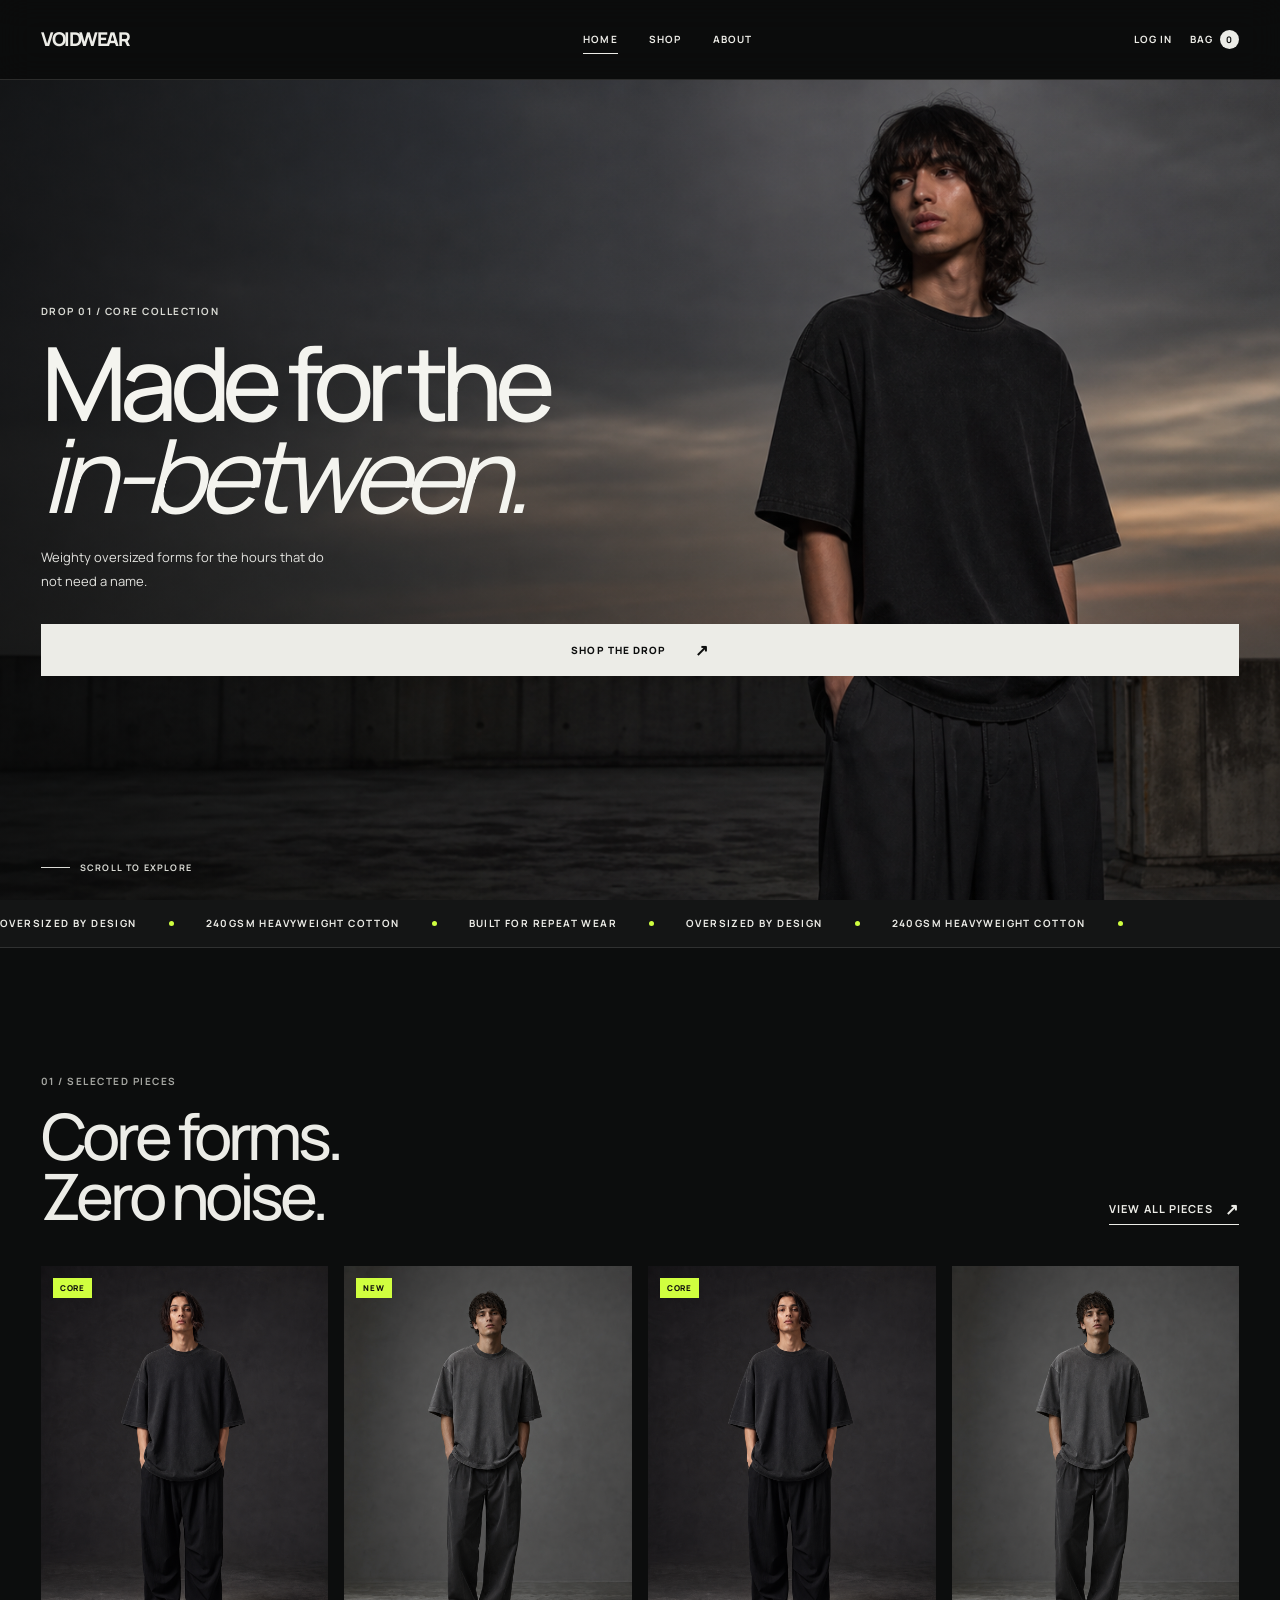
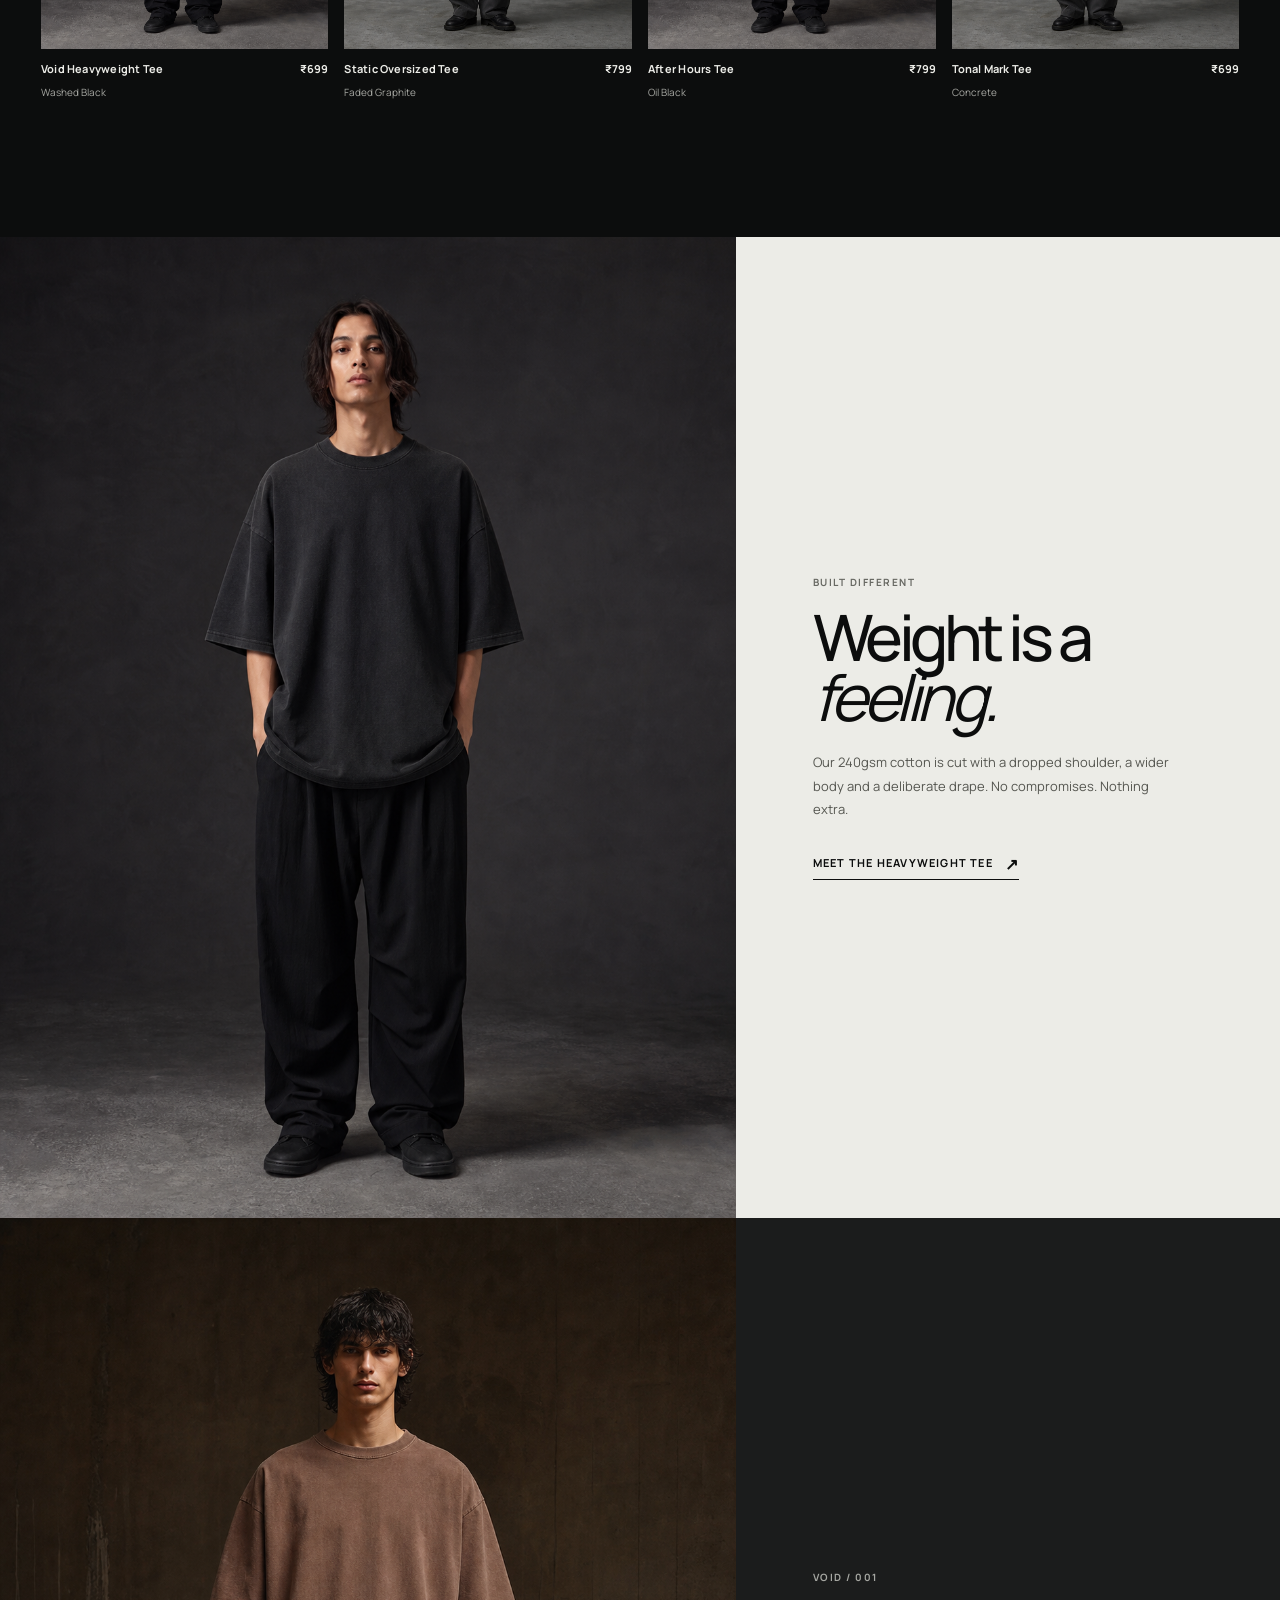
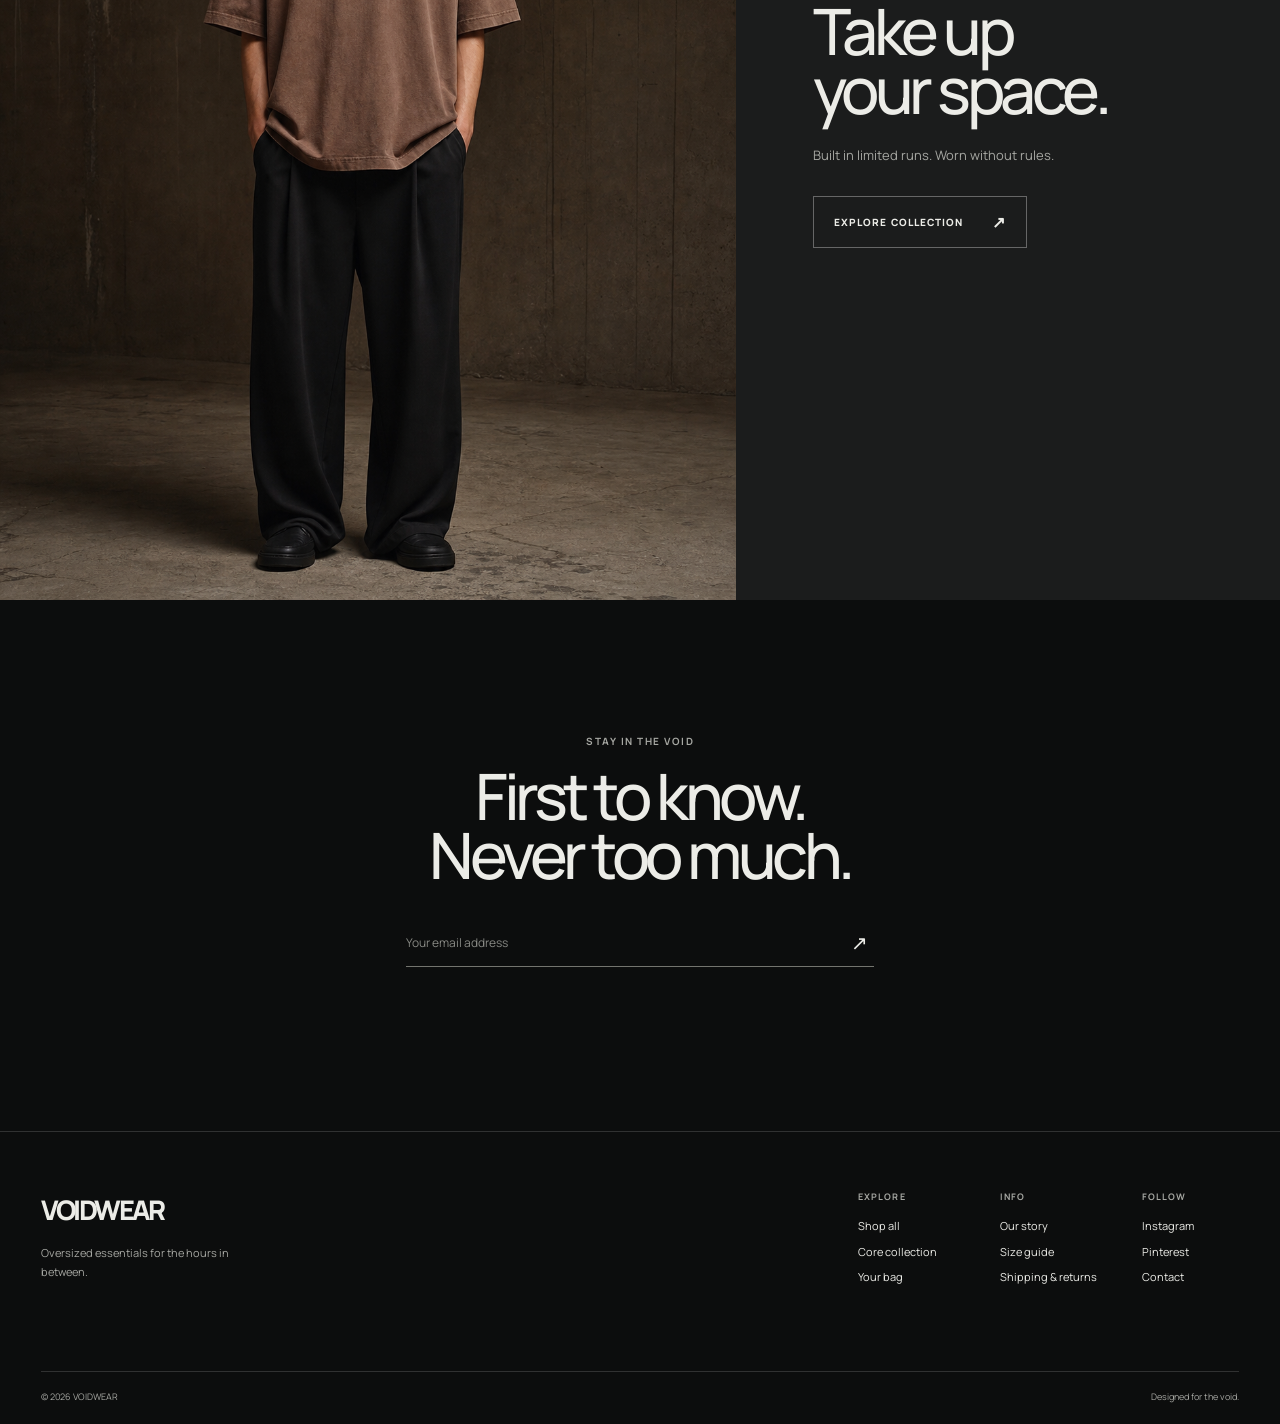
<file: index.html>
<!doctype html>
<html lang="en">
<head>
  <meta charset="UTF-8" />
  <meta name="viewport" content="width=device-width, initial-scale=1.0" />
  <meta name="description" content="VOIDWEAR — considered oversized essentials made for the in-between." />
  <title>VOIDWEAR — Oversized essentials</title>
  <link rel="preconnect" href="https://fonts.googleapis.com" />
  <link rel="preconnect" href="https://fonts.gstatic.com" crossorigin />
  <link href="https://fonts.googleapis.com/css2?family=Manrope:wght@400;500;600;700;800&display=swap" rel="stylesheet" />
  <link rel="stylesheet" href="styles.css" />
</head>
<body data-page="home">
  <div id="site-header"></div>
  <main>
    <section class="hero">
      <img src="images/hero.png" alt="Model in an oversized black VOIDWEAR t-shirt" class="hero__image" />
      <div class="hero__overlay"></div>
      <div class="hero__content container">
        <p class="eyebrow hero__eyebrow">Drop 01 / Core collection</p>
        <h1>Made for the<br><em>in-between.</em></h1>
        <p class="hero__copy">Weighty oversized forms for the hours that do not need a name.</p>
        <a href="shop.html" class="button button--light">Shop the drop <span aria-hidden="true">↗</span></a>
      </div>
      <a class="hero__scroll" href="#featured" aria-label="Scroll to featured collection"><span></span> Scroll to explore</a>
    </section>

    <section class="marquee" aria-label="Brand principles">
      <div class="marquee__track"><span>Oversized by design</span><i></i><span>240gsm heavyweight cotton</span><i></i><span>Built for repeat wear</span><i></i><span>Oversized by design</span><i></i><span>240gsm heavyweight cotton</span><i></i></div>
    </section>

    <section class="collection-section container" id="featured">
      <div class="section-head">
        <div><p class="eyebrow">01 / Selected pieces</p><h2>Core forms.<br>Zero noise.</h2></div>
        <a class="text-link" href="shop.html">View all pieces <span>↗</span></a>
      </div>
      <div class="product-grid product-grid--featured" id="featured-products"></div>
    </section>

    <section class="statement container">
      <div class="statement__figure"><img src="images/tee5.png" alt="Washed black oversized t-shirt" loading="lazy" /></div>
      <div class="statement__copy">
        <p class="eyebrow">Built different</p>
        <h2>Weight is a<br><em>feeling.</em></h2>
        <p>Our 240gsm cotton is cut with a dropped shoulder, a wider body and a deliberate drape. No compromises. Nothing extra.</p>
        <a href="product.html?id=5" class="text-link">Meet the Heavyweight Tee <span>↗</span></a>
      </div>
    </section>

    <section class="editorial">
      <div class="editorial__image"><img src="images/tee7.png" alt="Editorial oversized t-shirt look" loading="lazy" /></div>
      <div class="editorial__panel"><p class="eyebrow">VOID / 001</p><h2>Take up<br>your space.</h2><p>Built in limited runs. Worn without rules.</p><a class="button button--outline" href="shop.html">Explore collection <span>↗</span></a></div>
    </section>

    <section class="newsletter container">
      <p class="eyebrow">Stay in the void</p>
      <h2>First to know.<br>Never too much.</h2>
      <form class="newsletter__form" data-newsletter>
        <label class="sr-only" for="newsletter-email">Email address</label>
        <input id="newsletter-email" type="email" placeholder="Your email address" required />
        <button type="submit" aria-label="Subscribe to newsletter">↗</button>
      </form>
      <p class="newsletter__status" aria-live="polite"></p>
    </section>
  </main>
  <div id="site-footer"></div>
  <script src="app.js"></script>
</body>
</html>
</file>
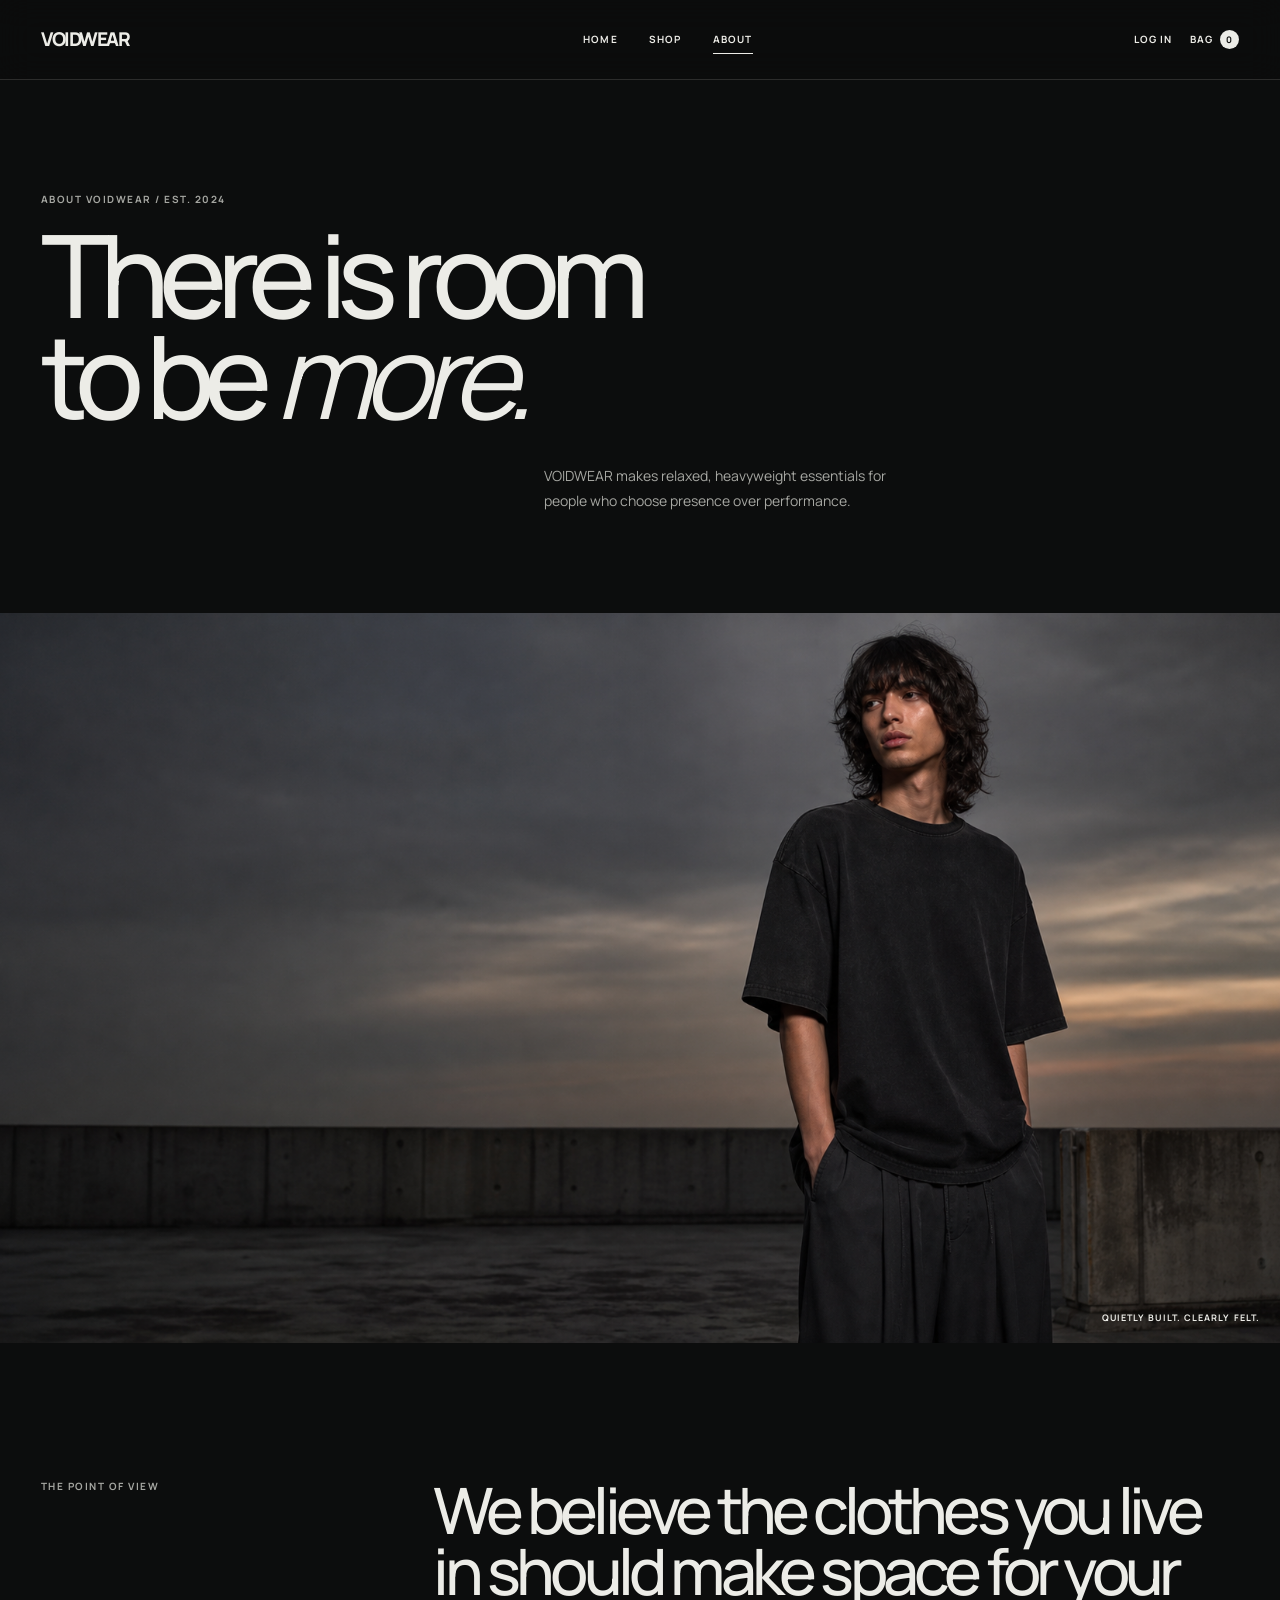
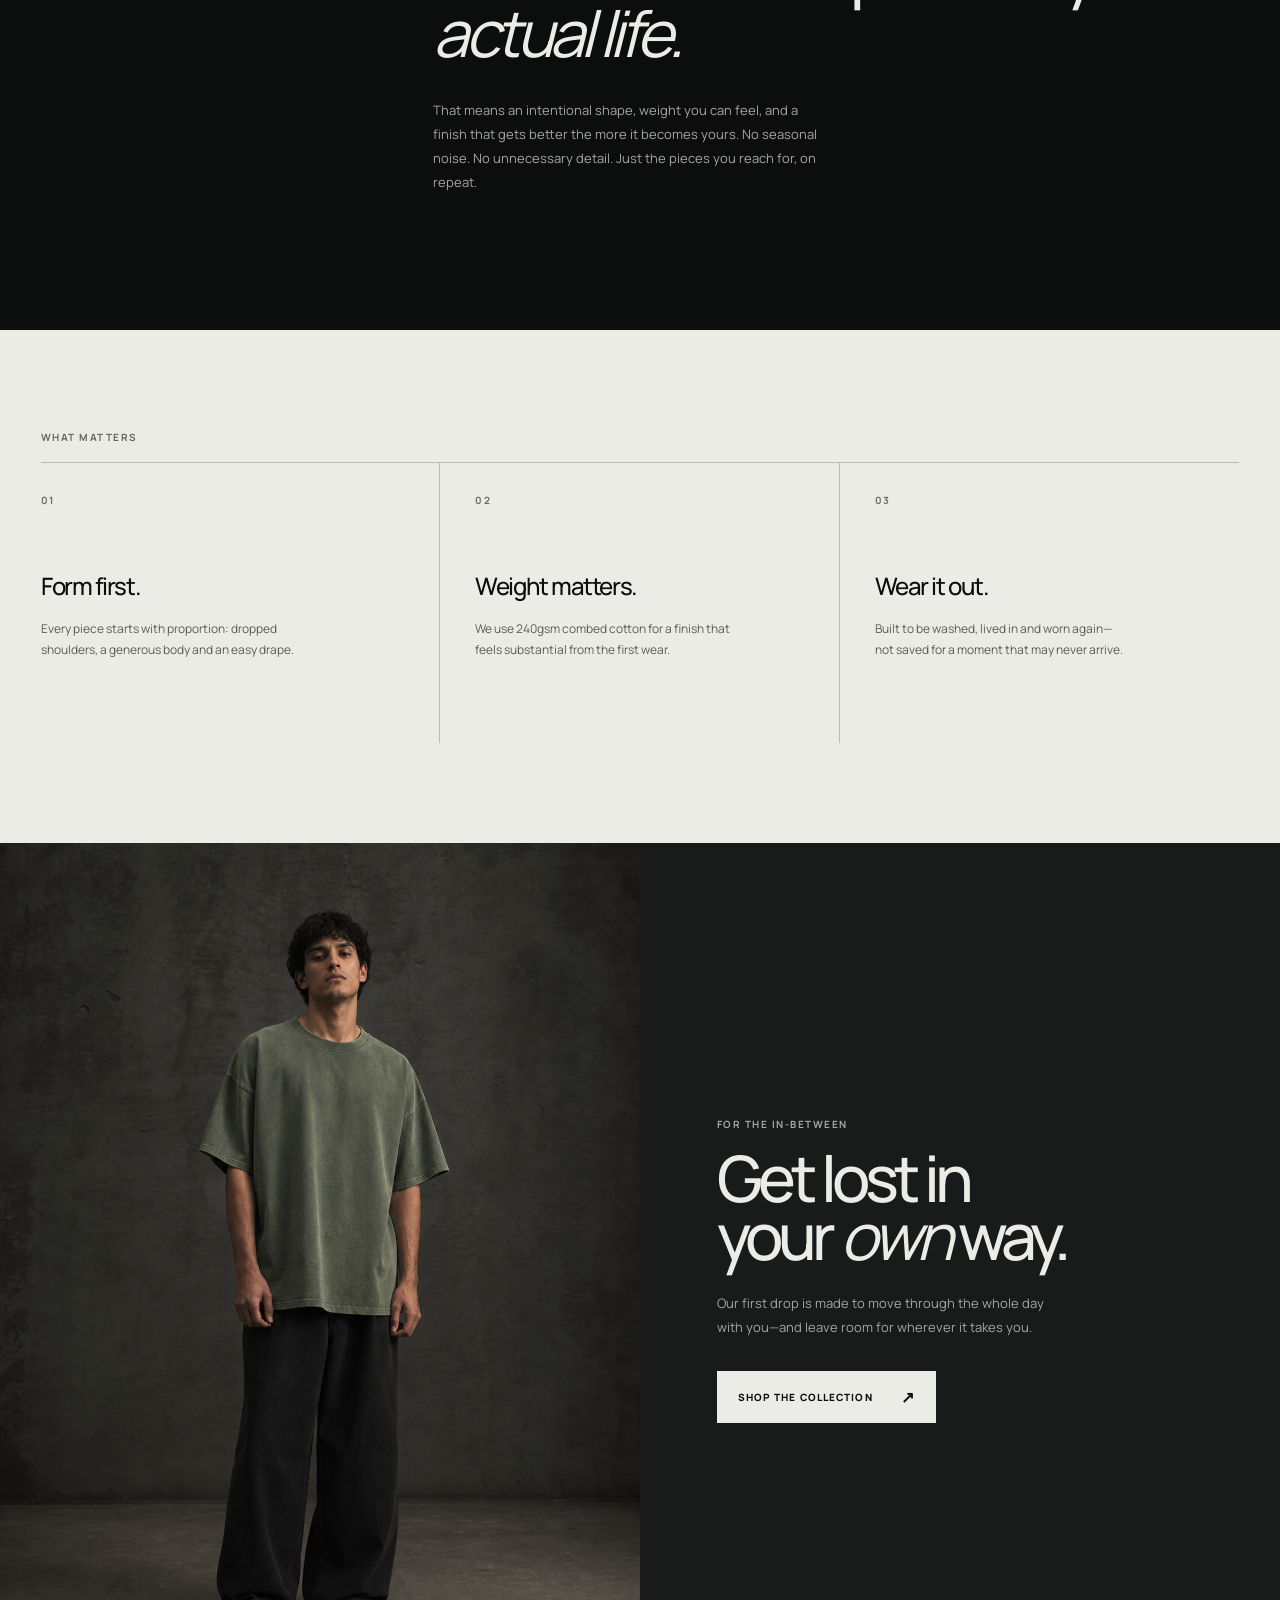
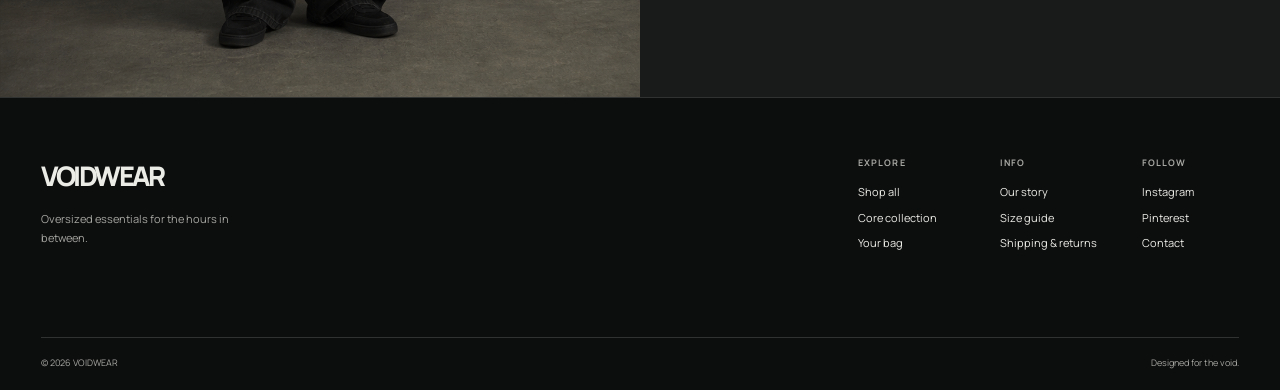
<file: about.html>
<!doctype html>
<html lang="en">
<head>
  <meta charset="UTF-8" />
  <meta name="viewport" content="width=device-width, initial-scale=1.0" />
  <meta name="description" content="Learn about VOIDWEAR — oversized essentials for the hours in between." />
  <title>About us — VOIDWEAR</title>
  <link rel="preconnect" href="https://fonts.googleapis.com" />
  <link rel="preconnect" href="https://fonts.gstatic.com" crossorigin />
  <link href="https://fonts.googleapis.com/css2?family=Manrope:wght@400;500;600;700;800&display=swap" rel="stylesheet" />
  <link rel="stylesheet" href="styles.css" />
</head>
<body data-page="about">
  <div id="site-header"></div>
  <main class="about-page">
    <header class="about-hero container">
      <p class="eyebrow">About VOIDWEAR / Est. 2024</p>
      <h1>There is room<br>to be <em>more.</em></h1>
      <p class="about-hero__intro">VOIDWEAR makes relaxed, heavyweight essentials for people who choose presence over performance.</p>
    </header>

    <section class="about-image container">
      <img src="images/hero.png" alt="Model wearing a VOIDWEAR oversized t-shirt at dusk" />
      <p>Quietly built. Clearly felt.</p>
    </section>

    <section class="about-story container">
      <p class="eyebrow">The point of view</p>
      <div><h2>We believe the clothes you live in should make space for your <em>actual life.</em></h2><p>That means an intentional shape, weight you can feel, and a finish that gets better the more it becomes yours. No seasonal noise. No unnecessary detail. Just the pieces you reach for, on repeat.</p></div>
    </section>

    <section class="about-principles">
      <div class="container"><p class="eyebrow">What matters</p><div class="principle-grid"><article><span>01</span><h2>Form first.</h2><p>Every piece starts with proportion: dropped shoulders, a generous body and an easy drape.</p></article><article><span>02</span><h2>Weight matters.</h2><p>We use 240gsm combed cotton for a finish that feels substantial from the first wear.</p></article><article><span>03</span><h2>Wear it out.</h2><p>Built to be washed, lived in and worn again—not saved for a moment that may never arrive.</p></article></div></div>
    </section>

    <section class="about-closing container">
      <div class="about-closing__image"><img src="images/tee6.png" alt="Model in the Field Study oversized tee" loading="lazy" /></div>
      <div class="about-closing__copy"><p class="eyebrow">For the in-between</p><h2>Get lost in<br>your <em>own</em> way.</h2><p>Our first drop is made to move through the whole day with you—and leave room for wherever it takes you.</p><a href="shop.html" class="button button--light">Shop the collection <span>↗</span></a></div>
    </section>
  </main>
  <div id="site-footer"></div>
  <script src="app.js"></script>
</body>
</html>
</file>
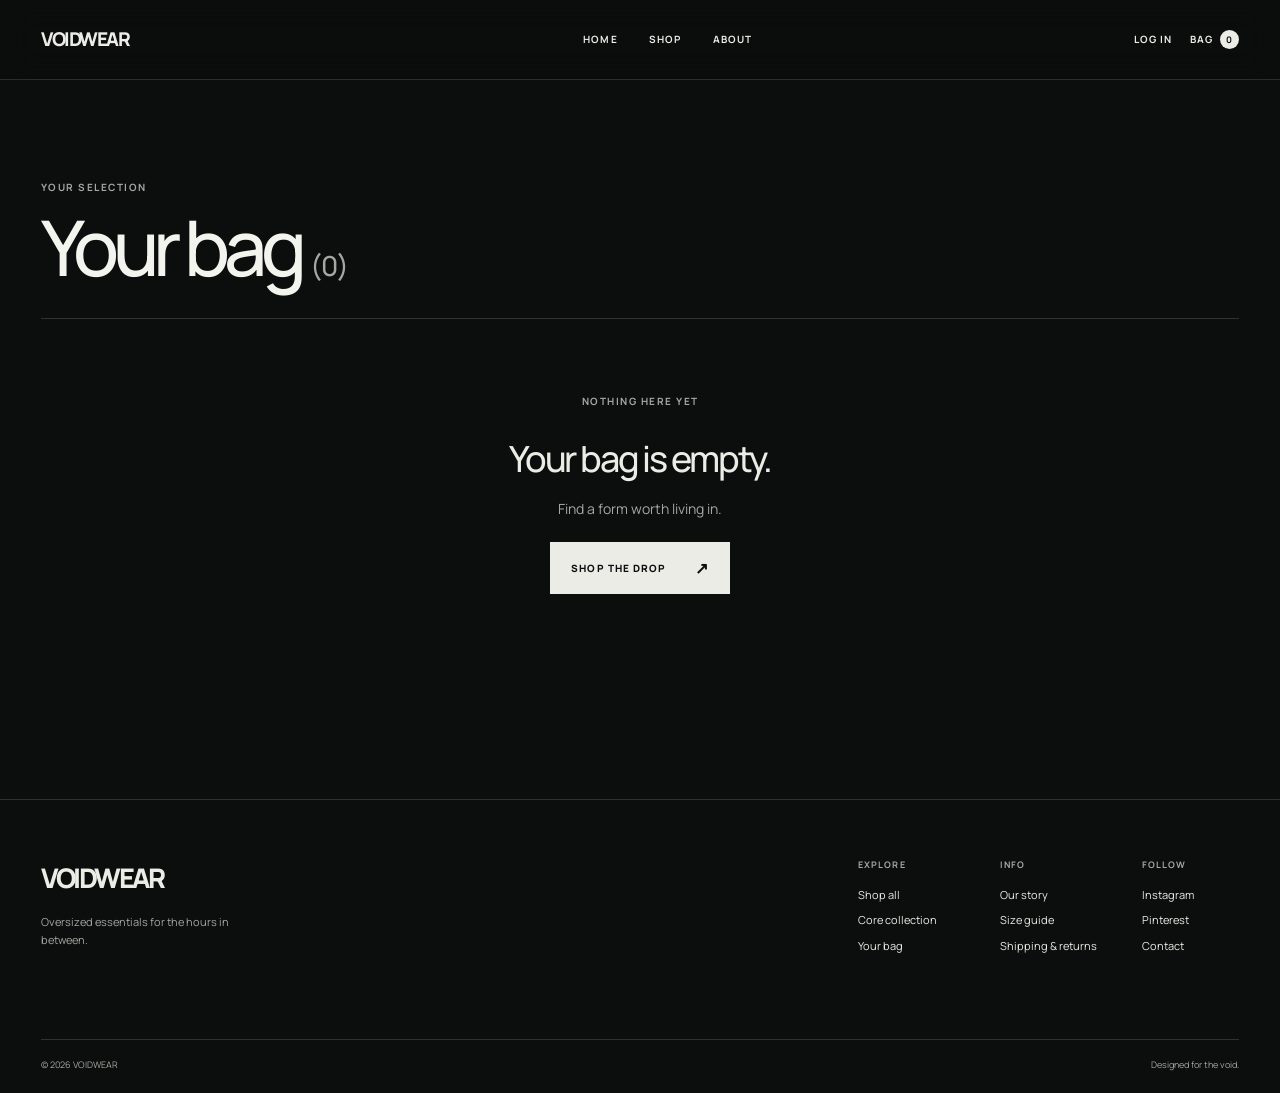
<file: cart.html>
<!doctype html>
<html lang="en">
<head>
  <meta charset="UTF-8" /><meta name="viewport" content="width=device-width, initial-scale=1.0" />
  <meta name="description" content="Your VOIDWEAR bag." />
  <title>Your bag — VOIDWEAR</title>
  <link rel="preconnect" href="https://fonts.googleapis.com" /><link rel="preconnect" href="https://fonts.gstatic.com" crossorigin />
  <link href="https://fonts.googleapis.com/css2?family=Manrope:wght@400;500;600;700;800&display=swap" rel="stylesheet" /><link rel="stylesheet" href="styles.css" />
</head>
<body data-page="cart">
  <div id="site-header"></div>
  <main class="cart-page container"><header class="cart-head"><p class="eyebrow">Your selection</p><h1>Your bag <span id="bag-count">(0)</span></h1></header><div id="cart-content"></div></main>
  <div id="site-footer"></div><script src="app.js"></script>
</body>
</html>
</file>
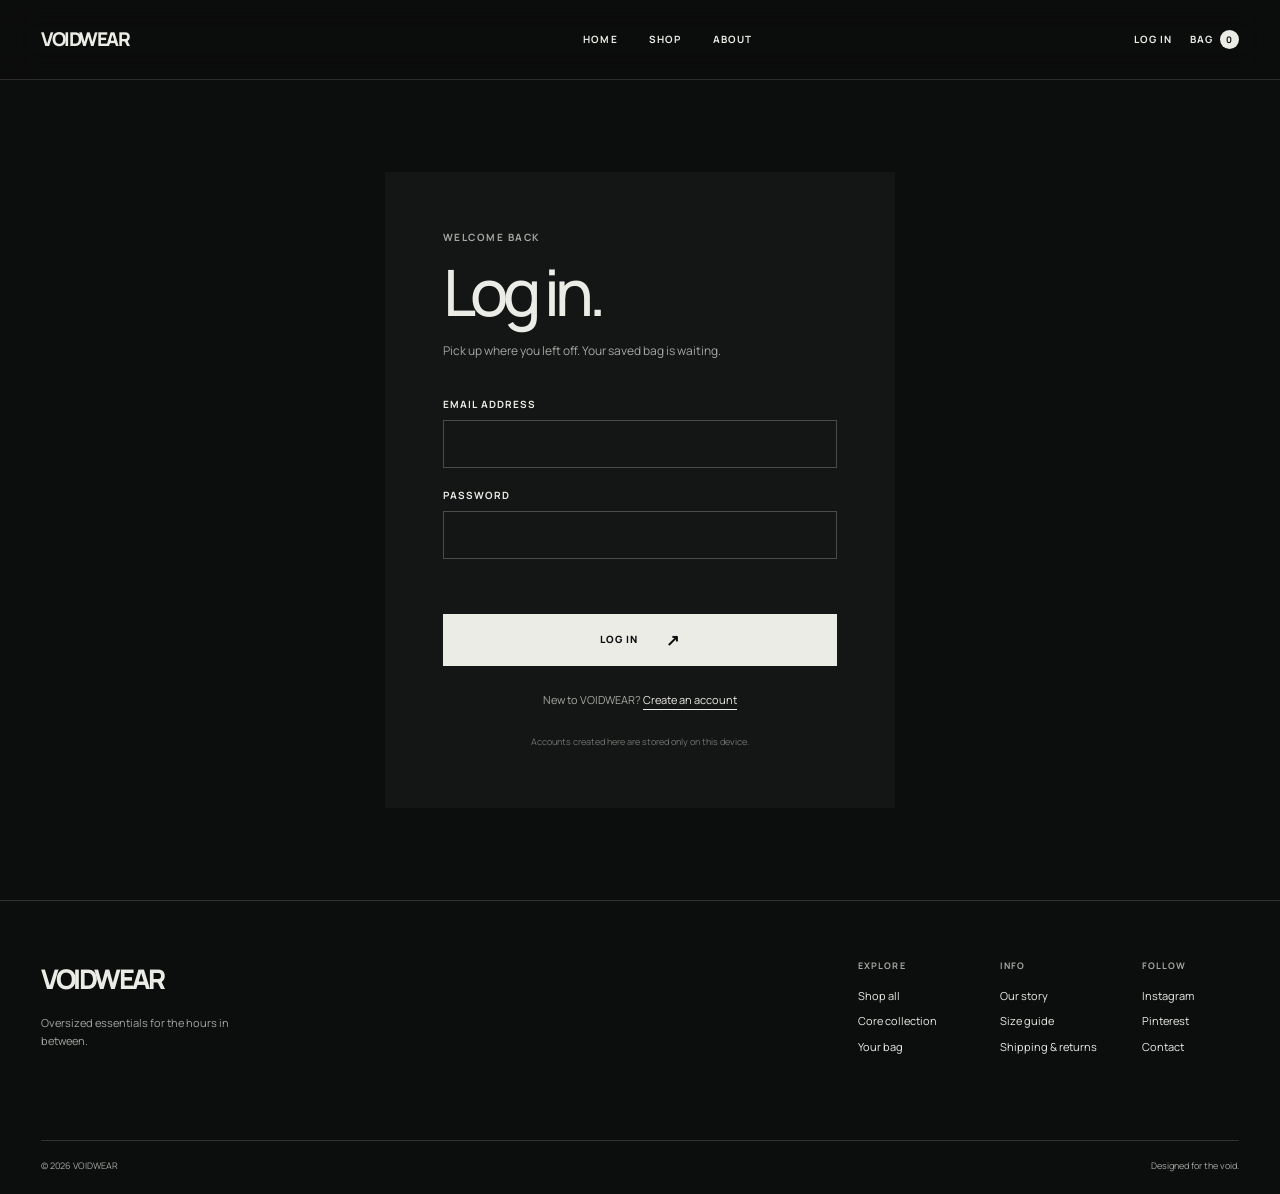
<file: login.html>
<!doctype html>
<html lang="en">
<head>
  <meta charset="UTF-8" />
  <meta name="viewport" content="width=device-width, initial-scale=1.0" />
  <meta name="description" content="Log in to your VOIDWEAR account." />
  <title>Log in — VOIDWEAR</title>
  <link rel="preconnect" href="https://fonts.googleapis.com" />
  <link rel="preconnect" href="https://fonts.gstatic.com" crossorigin />
  <link href="https://fonts.googleapis.com/css2?family=Manrope:wght@400;500;600;700;800&display=swap" rel="stylesheet" />
  <link rel="stylesheet" href="styles.css" />
</head>
<body data-page="login">
  <div id="site-header"></div>
  <main class="auth-page container">
    <section class="auth-card">
      <p class="eyebrow">Welcome back</p>
      <h1>Log in.</h1>
      <p class="auth-card__intro">Pick up where you left off. Your saved bag is waiting.</p>
      <form class="auth-form" id="login-form">
        <div class="form-field"><label for="login-email">Email address</label><input id="login-email" name="email" type="email" autocomplete="email" required /></div>
        <div class="form-field"><label for="login-password">Password</label><input id="login-password" name="password" type="password" autocomplete="current-password" required /></div>
        <p class="form-status" aria-live="polite"></p>
        <button class="button button--light auth-submit" type="submit">Log in <span>↗</span></button>
      </form>
      <p class="auth-switch">New to VOIDWEAR? <a href="signup.html">Create an account</a></p>
      <p class="auth-note">Accounts created here are stored only on this device.</p>
    </section>
  </main>
  <div id="site-footer"></div>
  <script src="app.js"></script>
</body>
</html>
</file>
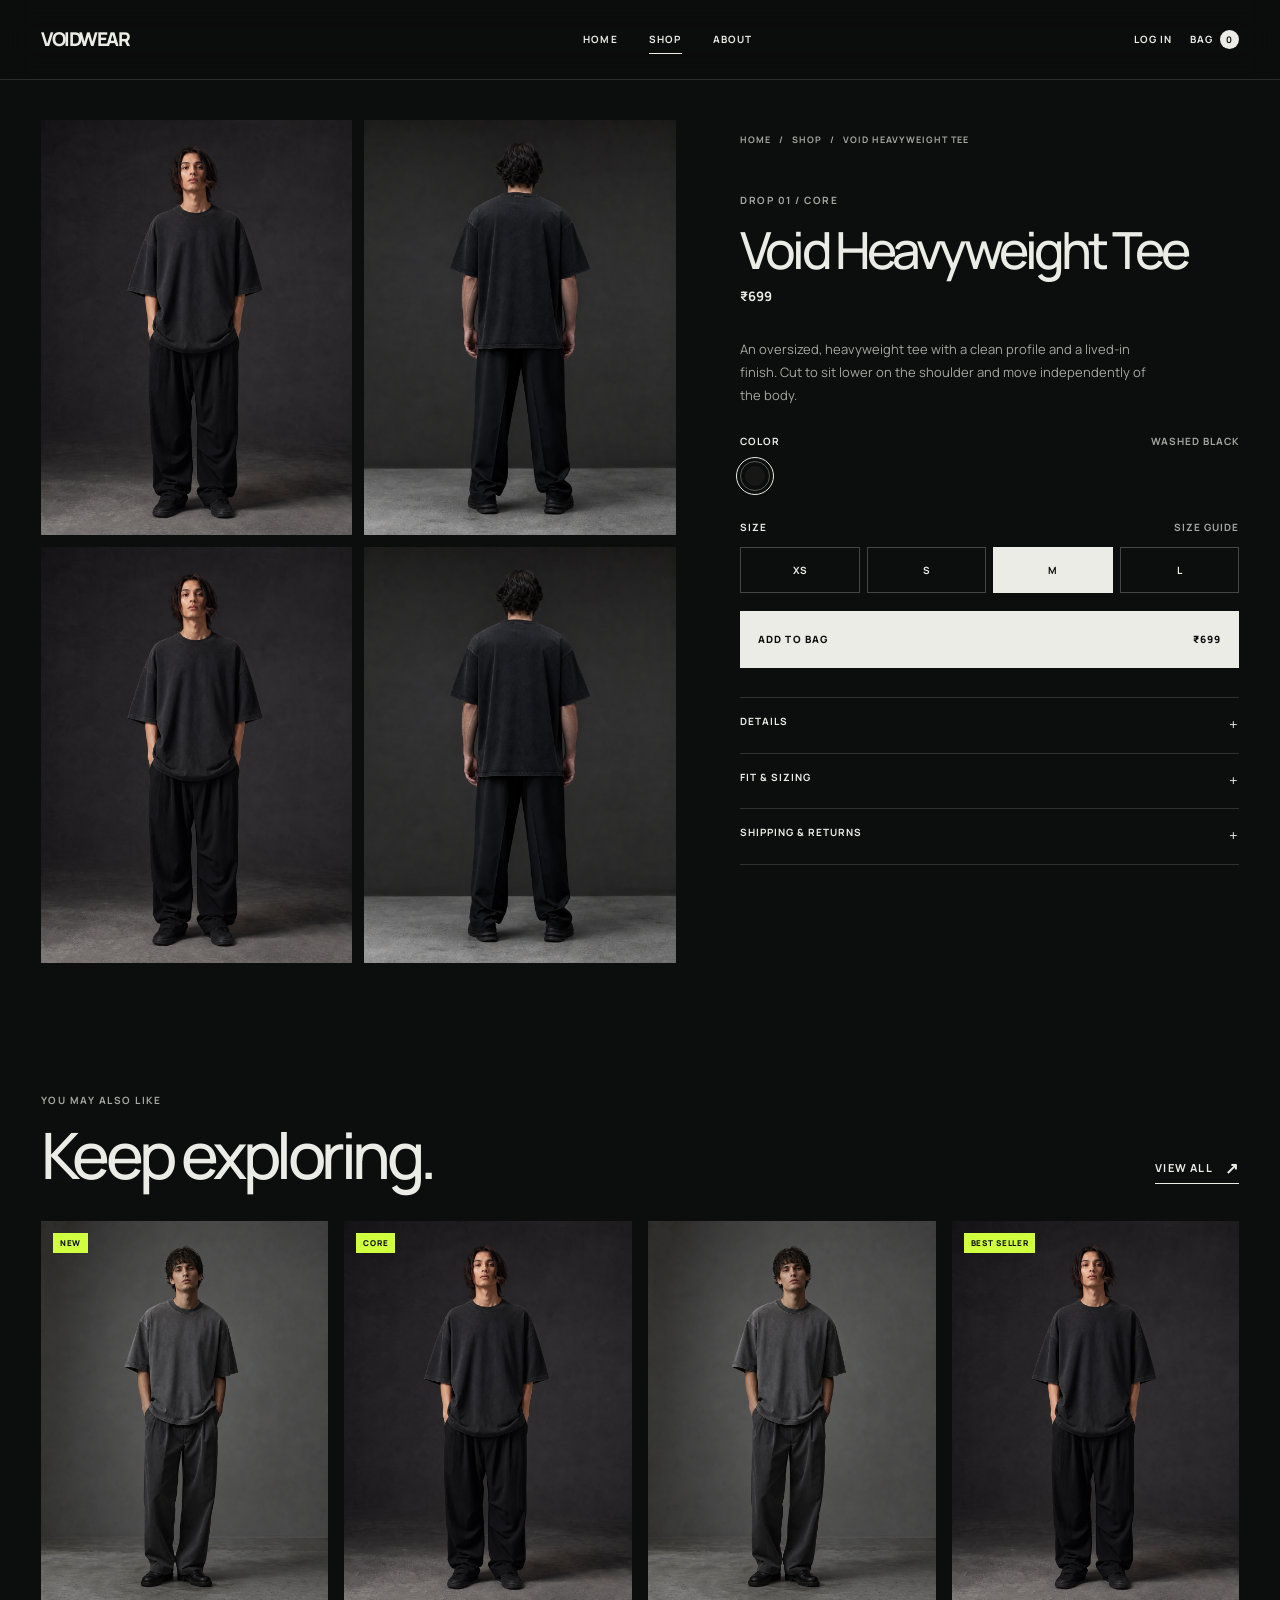
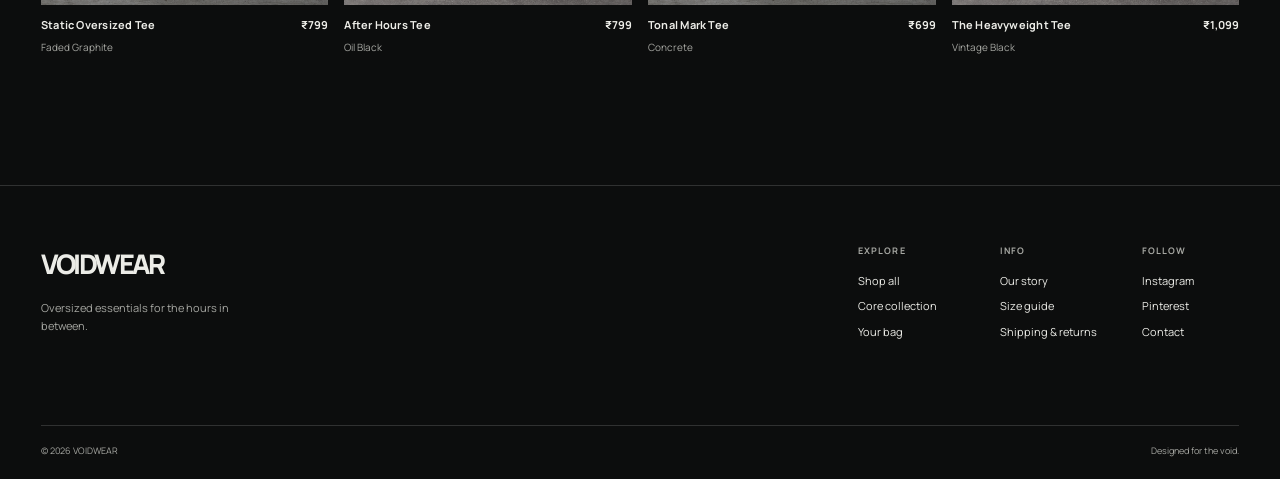
<file: product.html>
<!doctype html>
<html lang="en">
<head>
  <meta charset="UTF-8" /><meta name="viewport" content="width=device-width, initial-scale=1.0" />
  <meta name="description" content="VOIDWEAR product details." />
  <title>Product — VOIDWEAR</title>
  <link rel="preconnect" href="https://fonts.googleapis.com" /><link rel="preconnect" href="https://fonts.gstatic.com" crossorigin />
  <link href="https://fonts.googleapis.com/css2?family=Manrope:wght@400;500;600;700;800&display=swap" rel="stylesheet" /><link rel="stylesheet" href="styles.css" />
</head>
<body data-page="product">
  <div id="site-header"></div>
  <main class="product-page container" id="product-detail"></main>
  <section class="related-section container"><div class="section-head"><div><p class="eyebrow">You may also like</p><h2>Keep exploring.</h2></div><a href="shop.html" class="text-link">View all <span>↗</span></a></div><div id="related-products" class="product-grid product-grid--featured"></div></section>
  <div id="site-footer"></div><script src="app.js"></script>
</body>
</html>
</file>
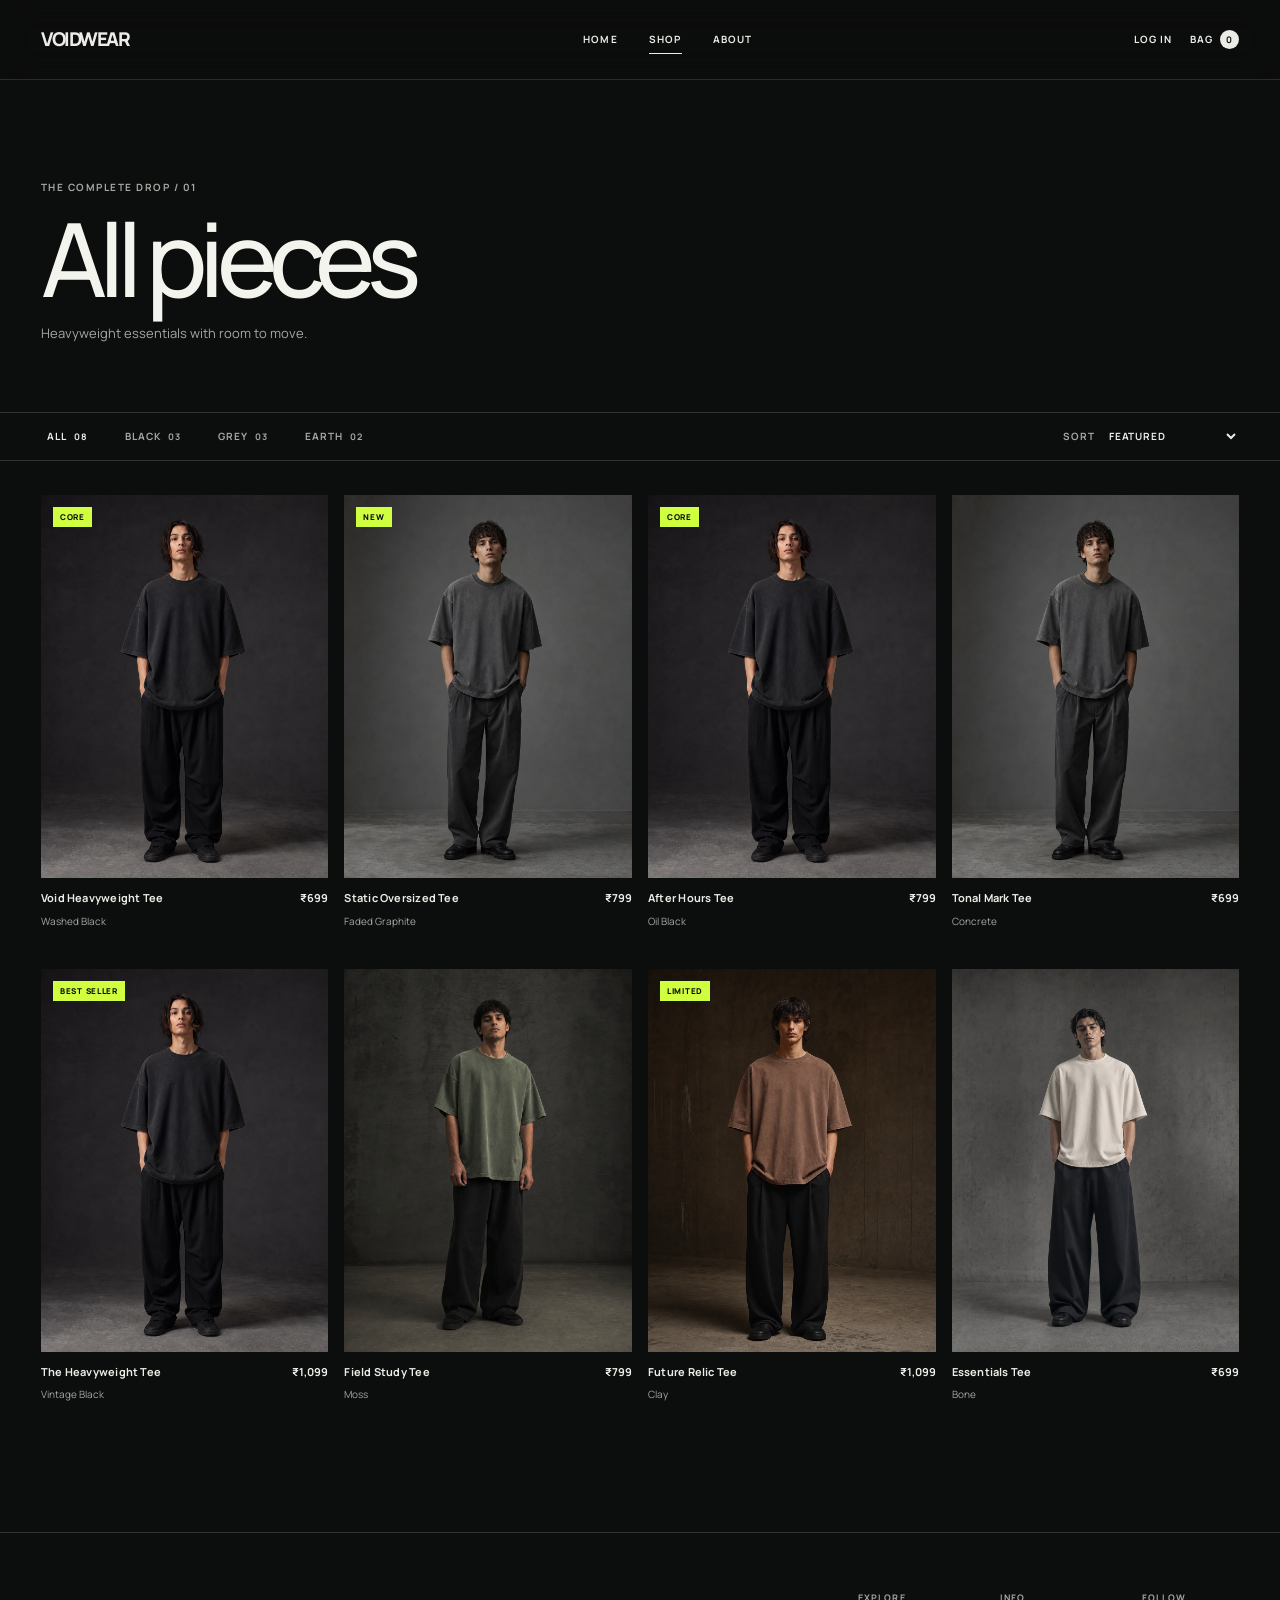
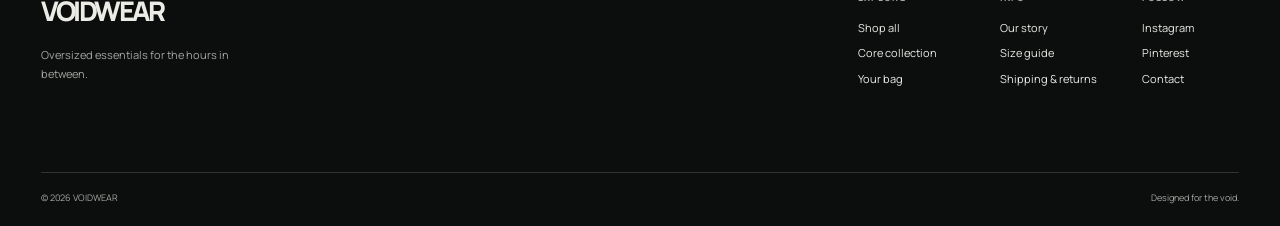
<file: shop.html>
<!doctype html>
<html lang="en">
<head>
  <meta charset="UTF-8" /><meta name="viewport" content="width=device-width, initial-scale=1.0" />
  <meta name="description" content="Shop VOIDWEAR oversized heavyweight tees." />
  <title>Shop — VOIDWEAR</title>
  <link rel="preconnect" href="https://fonts.googleapis.com" /><link rel="preconnect" href="https://fonts.gstatic.com" crossorigin />
  <link href="https://fonts.googleapis.com/css2?family=Manrope:wght@400;500;600;700;800&display=swap" rel="stylesheet" /><link rel="stylesheet" href="styles.css" />
</head>
<body data-page="shop">
  <div id="site-header"></div>
  <main class="shop-page">
    <header class="page-hero container"><p class="eyebrow">The complete drop / 01</p><h1>All pieces</h1><p>Heavyweight essentials with room to move.</p></header>
    <section class="shop-controls container" aria-label="Product filters">
      <div class="filter-tabs" role="tablist" aria-label="Filter products"><button class="is-active" data-filter="all" role="tab" aria-selected="true">All <span>08</span></button><button data-filter="black" role="tab" aria-selected="false">Black <span>03</span></button><button data-filter="grey" role="tab" aria-selected="false">Grey <span>03</span></button><button data-filter="earth" role="tab" aria-selected="false">Earth <span>02</span></button></div>
      <label class="sort-select">Sort <select id="sort-products" aria-label="Sort products"><option value="featured">Featured</option><option value="low">Price: low to high</option><option value="high">Price: high to low</option><option value="name">Name: A–Z</option></select></label>
    </section>
    <section class="container"><div class="product-grid" id="shop-products"></div></section>
  </main>
  <div id="site-footer"></div><script src="app.js"></script>
</body>
</html>
</file>
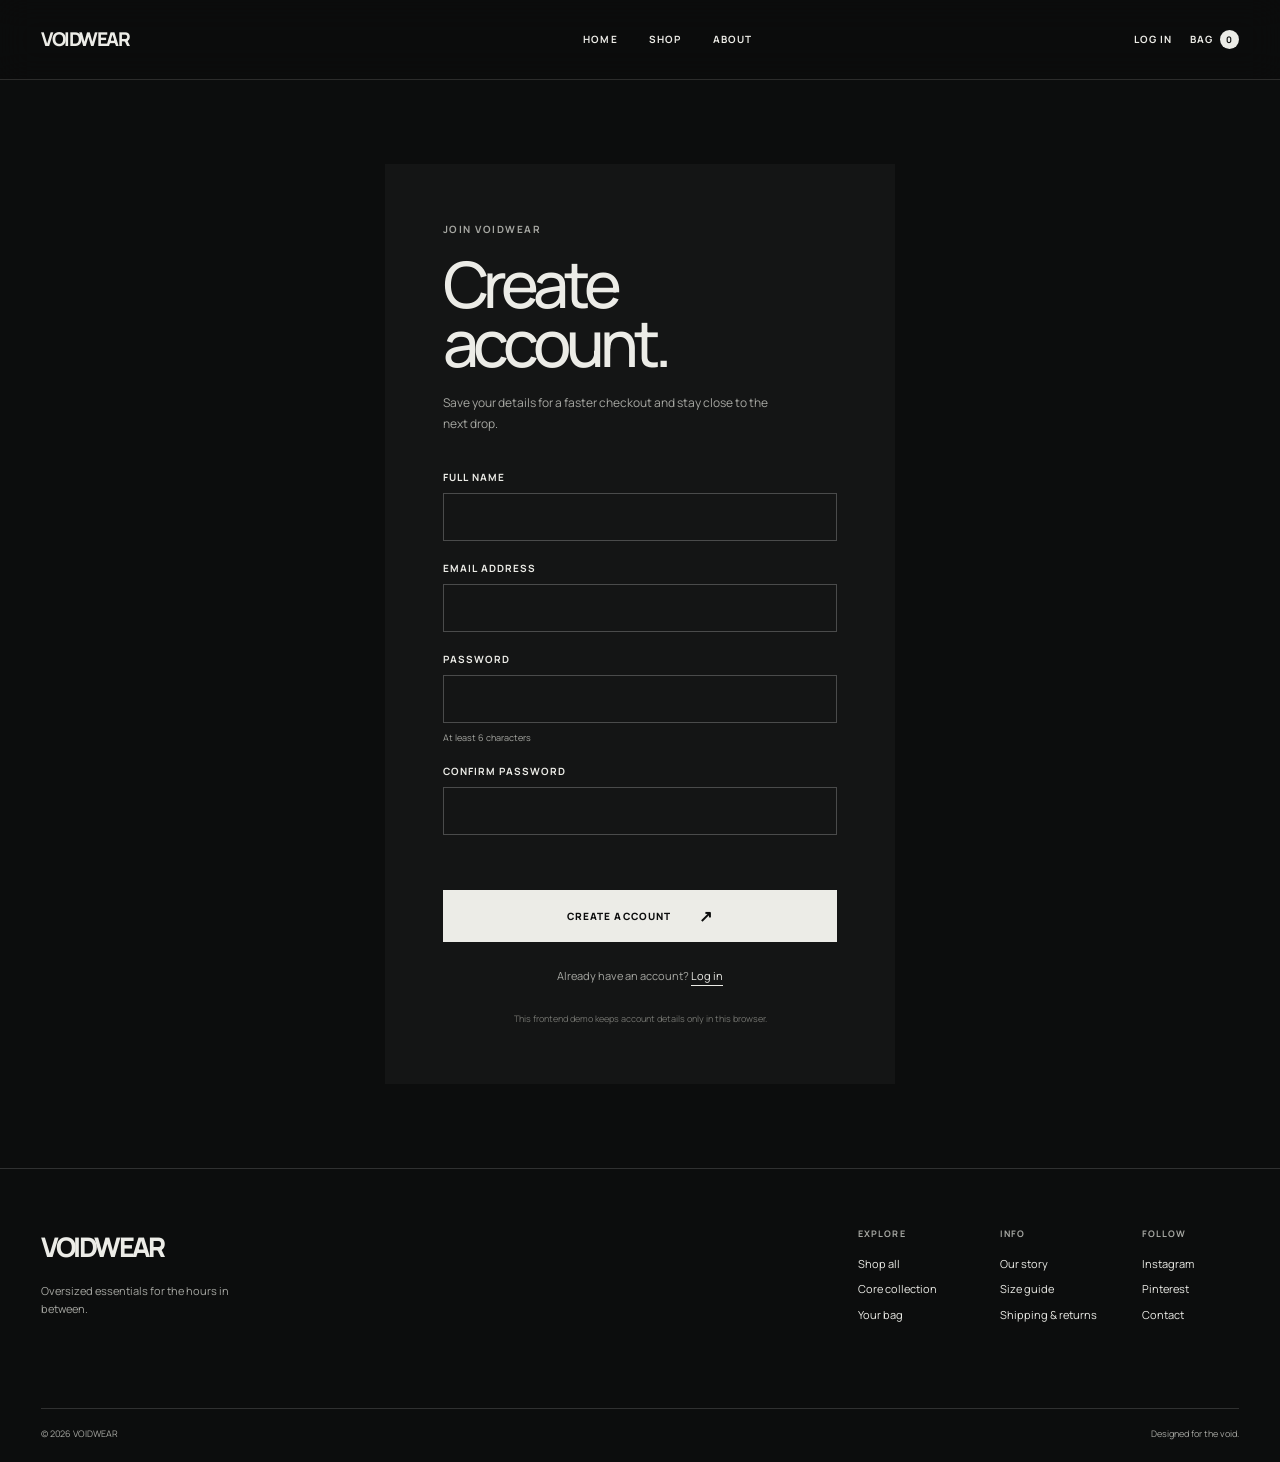
<file: signup.html>
<!doctype html>
<html lang="en">
<head>
  <meta charset="UTF-8" />
  <meta name="viewport" content="width=device-width, initial-scale=1.0" />
  <meta name="description" content="Create your VOIDWEAR account." />
  <title>Create account — VOIDWEAR</title>
  <link rel="preconnect" href="https://fonts.googleapis.com" />
  <link rel="preconnect" href="https://fonts.gstatic.com" crossorigin />
  <link href="https://fonts.googleapis.com/css2?family=Manrope:wght@400;500;600;700;800&display=swap" rel="stylesheet" />
  <link rel="stylesheet" href="styles.css" />
</head>
<body data-page="signup">
  <div id="site-header"></div>
  <main class="auth-page container">
    <section class="auth-card">
      <p class="eyebrow">Join VOIDWEAR</p>
      <h1>Create account.</h1>
      <p class="auth-card__intro">Save your details for a faster checkout and stay close to the next drop.</p>
      <form class="auth-form" id="signup-form">
        <div class="form-field"><label for="signup-name">Full name</label><input id="signup-name" name="name" type="text" autocomplete="name" required /></div>
        <div class="form-field"><label for="signup-email">Email address</label><input id="signup-email" name="email" type="email" autocomplete="email" required /></div>
        <div class="form-field"><label for="signup-password">Password</label><input id="signup-password" name="password" type="password" autocomplete="new-password" minlength="6" required /><span>At least 6 characters</span></div>
        <div class="form-field"><label for="signup-confirm-password">Confirm password</label><input id="signup-confirm-password" name="confirmPassword" type="password" autocomplete="new-password" minlength="6" required /></div>
        <p class="form-status" aria-live="polite"></p>
        <button class="button button--light auth-submit" type="submit">Create account <span>↗</span></button>
      </form>
      <p class="auth-switch">Already have an account? <a href="login.html">Log in</a></p>
      <p class="auth-note">This frontend demo keeps account details only in this browser.</p>
    </section>
  </main>
  <div id="site-footer"></div>
  <script src="app.js"></script>
</body>
</html>
</file>
<file: styles.css>
:root{--ink:#0c0d0d;--panel:#141515;--soft:#1c1d1d;--line:#303131;--muted:#a6a7a2;--paper:#ecece7;--acid:#d0ff3f;--max:1440px;--pad:clamp(1.25rem,3.2vw,3.75rem)}
*{box-sizing:border-box}html{scroll-behavior:smooth}body{margin:0;background:var(--ink);color:var(--paper);font-family:Manrope,Arial,sans-serif;font-size:14px;line-height:1.5;-webkit-font-smoothing:antialiased}body:has(.nav-panel.is-open){overflow:hidden}img{display:block;width:100%;object-fit:cover}a{color:inherit;text-decoration:none}button,input,select{font:inherit}button{cursor:pointer}.container{width:min(100%,var(--max));margin:0 auto;padding-left:var(--pad);padding-right:var(--pad)}.sr-only{position:absolute;width:1px;height:1px;margin:-1px;overflow:hidden;clip:rect(0,0,0,0);white-space:nowrap;border:0}.eyebrow{margin:0 0 17px;color:var(--muted);font-size:10px;font-weight:700;letter-spacing:.15em;text-transform:uppercase}.button{display:inline-flex;align-items:center;justify-content:center;gap:28px;min-height:52px;padding:0 20px;border:1px solid transparent;text-transform:uppercase;letter-spacing:.11em;font-size:10px;font-weight:800;transition:background .2s,color .2s,border-color .2s}.button span,.text-link span{font-size:16px;line-height:0}.button--light{background:var(--paper);color:var(--ink)}.button--light:hover{background:var(--acid)}.button--outline{border-color:#666;color:var(--paper)}.button--outline:hover{background:var(--paper);color:var(--ink)}.text-link{display:inline-flex;align-items:center;gap:12px;border-bottom:1px solid currentColor;padding-bottom:7px;font-size:11px;font-weight:700;letter-spacing:.11em;text-transform:uppercase;transition:color .2s}.text-link:hover{color:var(--acid)}
/* Header */
.site-header{position:sticky;z-index:20;top:0;display:flex;align-items:center;justify-content:space-between;height:80px;padding:0 var(--pad);border-bottom:1px solid rgba(236,236,231,.14);background:rgba(12,13,13,.84);backdrop-filter:blur(16px)}.brand{font-size:19px;font-weight:800;letter-spacing:-.075em}.nav{display:flex;align-items:center;gap:31px;margin-left:90px}.nav a{position:relative;padding:10px 0;font-size:10px;font-weight:700;letter-spacing:.12em;text-transform:uppercase}.nav a:after{position:absolute;bottom:3px;left:0;width:0;height:1px;background:var(--paper);content:"";transition:width .2s}.nav a:hover:after,.nav a.is-active:after{width:100%}.header-actions{display:flex;align-items:center;gap:18px}.header-actions a,.menu-toggle{color:var(--paper);font-size:10px;font-weight:700;letter-spacing:.1em;text-transform:uppercase}.cart-link{display:flex;align-items:center;gap:7px}.cart-amount{display:grid;place-items:center;width:19px;height:19px;border-radius:50%;background:var(--paper);color:var(--ink);font-size:9px}.menu-toggle{display:none;border:0;background:transparent}.nav-panel{display:none}
/* Home */
.hero{position:relative;min-height:calc(100svh - 80px);max-height:900px;overflow:hidden}.hero__image{position:absolute;inset:0;height:100%;object-position:center}.hero__overlay{position:absolute;inset:0;background:linear-gradient(90deg,rgba(6,7,7,.62) 0%,rgba(6,7,7,.22) 48%,rgba(6,7,7,.06) 100%)}.hero__content{position:relative;z-index:1;display:flex;min-height:calc(100svh - 80px);max-height:900px;flex-direction:column;justify-content:center;padding-top:50px;padding-bottom:50px}.hero h1,.page-hero h1,.cart-head h1{max-width:760px;margin:0;color:#f4f4ef;font-size:clamp(3.3rem,8vw,7.4rem);font-weight:500;letter-spacing:-.08em;line-height:.9}.hero h1 em,.statement h2 em{font-weight:400}.hero__eyebrow{color:#d9dad4}.hero__copy{max-width:300px;margin:26px 0 31px;color:#e2e2de;font-size:13px;line-height:1.8}.hero__scroll{position:absolute;z-index:1;bottom:26px;left:var(--pad);display:flex;align-items:center;gap:10px;color:#dadbd5;font-size:9px;font-weight:700;letter-spacing:.13em;text-transform:uppercase}.hero__scroll span{width:29px;height:1px;background:#dadbd5}.marquee{overflow:hidden;border-bottom:1px solid var(--line);background:var(--panel);white-space:nowrap}.marquee__track{display:flex;width:max-content;align-items:center;gap:32px;padding:16px 0;animation:scroll 30s linear infinite}.marquee span{font-size:10px;font-weight:700;letter-spacing:.14em;text-transform:uppercase}.marquee i{width:5px;height:5px;border-radius:50%;background:var(--acid)}@keyframes scroll{to{transform:translateX(-50%)}}.collection-section{padding-top:126px;padding-bottom:137px}.section-head{display:flex;align-items:end;justify-content:space-between;margin-bottom:41px}.section-head h2,.statement h2,.newsletter h2{margin:0;font-size:clamp(2.35rem,5vw,4.5rem);font-weight:500;letter-spacing:-.07em;line-height:.93}.product-grid{display:grid;grid-template-columns:repeat(4,1fr);gap:16px}.product-grid--featured{grid-template-columns:repeat(4,1fr)}.product-card{min-width:0}.product-card__visual{position:relative;display:block;aspect-ratio:3/4;overflow:hidden;background:#202121}.product-card__visual img{height:100%;transition:transform .55s cubic-bezier(.2,.75,.25,1)}.product-card__visual:hover img{transform:scale(1.045)}.product-card__tag{position:absolute;top:12px;left:12px;padding:4px 7px;background:var(--acid);color:var(--ink);font-size:8px;font-weight:800;letter-spacing:.09em;text-transform:uppercase}.quick-add{position:absolute;right:10px;bottom:10px;display:grid;place-items:center;width:37px;height:37px;border:0;border-radius:50%;background:var(--paper);color:var(--ink);font-size:20px;opacity:0;transform:translateY(10px);transition:opacity .2s,transform .2s}.product-card__visual:hover .quick-add{opacity:1;transform:translateY(0)}.product-card__info{display:grid;grid-template-columns:1fr auto;gap:7px;margin-top:12px}.product-card__name{font-size:11px;font-weight:700;letter-spacing:.02em}.product-card__color{grid-column:1;color:var(--muted);font-size:10px}.product-card__price{grid-column:2;grid-row:1;font-size:11px;font-weight:700}.statement{display:grid;grid-template-columns:1.15fr .85fr;min-height:650px;padding:0}.statement__figure{overflow:hidden;background:#242424}.statement__figure img{height:100%;object-position:center}.statement__copy{display:flex;flex-direction:column;align-items:flex-start;justify-content:center;padding:clamp(2rem,6vw,7rem);background:var(--paper);color:var(--ink)}.statement__copy .eyebrow{color:#686963}.statement__copy p:not(.eyebrow){max-width:360px;margin:25px 0 34px;color:#555650;font-size:13px;line-height:1.8}.statement__copy .text-link:hover{color:#58630f}.editorial{display:grid;grid-template-columns:1.15fr .85fr;min-height:600px}.editorial__image{overflow:hidden;background:#292929}.editorial__image img{height:100%;object-position:center}.editorial__panel{display:flex;flex-direction:column;align-items:flex-start;justify-content:center;padding:clamp(2rem,6vw,7rem);background:#1b1c1c}.editorial h2{margin:0 0 26px;font-size:clamp(2.4rem,5vw,4.65rem);font-weight:500;letter-spacing:-.07em;line-height:.92}.editorial__panel>p:not(.eyebrow){margin:0 0 31px;color:var(--muted);font-size:13px}.newsletter{padding-top:134px;padding-bottom:130px;text-align:center}.newsletter h2{margin-bottom:35px}.newsletter__form{display:flex;max-width:468px;margin:0 auto;border-bottom:1px solid #73746e}.newsletter__form input{width:100%;border:0;outline:0;background:transparent;color:var(--paper);padding:14px 0;font-size:12px}.newsletter__form input::placeholder{color:#878883}.newsletter__form button{border:0;background:transparent;color:var(--paper);font-size:20px}.newsletter__status{min-height:20px;margin:14px 0 0;color:var(--acid);font-size:10px}
/* Shop */
.shop-page{padding-bottom:130px}.page-hero{padding-top:100px;padding-bottom:68px}.page-hero h1{margin-bottom:20px}.page-hero>p:last-child{margin:0;color:var(--muted);font-size:13px}.shop-controls{display:flex;justify-content:space-between;align-items:center;margin-bottom:34px;padding-top:15px;padding-bottom:15px;border-top:1px solid var(--line);border-bottom:1px solid var(--line)}.filter-tabs{display:flex;gap:25px}.filter-tabs button{border:0;background:transparent;color:var(--muted);font-size:10px;font-weight:700;letter-spacing:.1em;text-transform:uppercase}.filter-tabs button span{margin-left:4px;font-size:9px}.filter-tabs button.is-active{color:var(--paper)}.sort-select{display:flex;align-items:center;gap:10px;color:var(--muted);font-size:10px;font-weight:700;letter-spacing:.1em;text-transform:uppercase}.sort-select select{border:0;outline:0;background:var(--ink);color:var(--paper);font-size:10px;font-weight:700;letter-spacing:.08em;text-transform:uppercase}.shop-page .product-grid{row-gap:40px}
/* About */
.about-hero{padding-top:112px;padding-bottom:100px}.about-hero h1{max-width:850px;margin:0;font-size:clamp(3.6rem,9vw,8.4rem);font-weight:500;letter-spacing:-.09em;line-height:.88}.about-hero h1 em,.about-story h2 em,.about-closing h2 em{font-weight:400}.about-hero__intro{max-width:350px;margin:36px 0 0 42%;color:var(--muted);font-size:14px;line-height:1.8}.about-image{position:relative;padding:0}.about-image img{height:min(57vw,750px);object-position:center}.about-image p{position:absolute;right:20px;bottom:18px;margin:0;font-size:9px;font-weight:700;letter-spacing:.12em;text-transform:uppercase}.about-story{display:grid;grid-template-columns:.45fr 1fr;gap:30px;padding-top:136px;padding-bottom:136px}.about-story h2{max-width:780px;margin:0;color:var(--paper);font-size:clamp(2.5rem,5vw,4.6rem);font-weight:500;letter-spacing:-.075em;line-height:.96}.about-story div>p{max-width:385px;margin:35px 0 0;color:var(--muted);font-size:13px;line-height:1.85}.about-principles{padding:100px 0;background:var(--paper);color:var(--ink)}.about-principles .eyebrow{color:#656661}.principle-grid{display:grid;grid-template-columns:repeat(3,1fr);border-top:1px solid #bcbcb6}.principle-grid article{min-height:280px;padding:25px 35px 24px 0;border-right:1px solid #bcbcb6}.principle-grid article+article{padding-left:35px}.principle-grid article:last-child{border-right:0}.principle-grid span{color:#6b6c67;font-size:10px;font-weight:700;letter-spacing:.12em}.principle-grid h2{margin:59px 0 15px;font-size:24px;font-weight:500;letter-spacing:-.06em}.principle-grid p{max-width:255px;margin:0;color:#5b5c57;font-size:12px;line-height:1.7}.about-closing{display:grid;grid-template-columns:1fr 1fr;min-height:650px;padding:0}.about-closing__image{overflow:hidden;background:#242424}.about-closing__image img{height:100%;object-position:center}.about-closing__copy{display:flex;flex-direction:column;align-items:flex-start;justify-content:center;padding:clamp(2rem,6vw,7rem);background:#191a1a}.about-closing h2{margin:0;font-size:clamp(2.5rem,5vw,4.7rem);font-weight:500;letter-spacing:-.075em;line-height:.92}.about-closing__copy>p:not(.eyebrow){max-width:335px;margin:26px 0 32px;color:var(--muted);font-size:13px;line-height:1.8}
/* Product */
.product-page{display:grid;grid-template-columns:1.12fr .88fr;gap:clamp(2rem,5vw,7rem);padding-top:40px;padding-bottom:130px}.product-gallery{display:grid;grid-template-columns:1fr 1fr;gap:12px}.product-gallery__image{aspect-ratio:3/4;overflow:hidden;background:#222}.product-gallery__image img{height:100%}.product-info{position:sticky;top:112px;height:max-content;padding-top:13px}.breadcrumbs{display:flex;gap:8px;margin-bottom:46px;color:var(--muted);font-size:9px;font-weight:700;letter-spacing:.11em;text-transform:uppercase}.breadcrumbs a:hover{color:var(--paper)}.product-info h1{max-width:520px;margin:0 0 14px;font-size:clamp(2.45rem,4vw,4.5rem);font-weight:500;letter-spacing:-.075em;line-height:.94}.product-info__price{margin:0 0 32px;font-size:13px;font-weight:700}.product-info__description{max-width:420px;margin:0 0 28px;color:var(--muted);font-size:13px;line-height:1.75}.color-label,.size-label{display:flex;justify-content:space-between;margin-bottom:12px;font-size:10px;font-weight:700;letter-spacing:.1em;text-transform:uppercase}.color-label span,.size-label a{color:var(--muted)}.swatches{display:flex;gap:10px;margin-bottom:29px}.swatch{position:relative;width:30px;height:30px;border:1px solid #555;border-radius:50%;background:var(--swatch);box-shadow:inset 0 0 0 4px var(--ink)}.swatch.is-active:after{position:absolute;inset:-5px;border:1px solid var(--paper);border-radius:50%;content:""}.sizes{display:grid;grid-template-columns:repeat(4,1fr);gap:7px;margin-bottom:18px}.size-button{height:46px;border:1px solid #454646;background:transparent;color:var(--paper);font-size:10px;font-weight:700}.size-button:hover,.size-button.is-active{border-color:var(--paper);background:var(--paper);color:var(--ink)}.add-product{display:flex;width:100%;align-items:center;justify-content:space-between;border:0;background:var(--paper);color:var(--ink);min-height:57px;padding:0 18px;font-size:10px;font-weight:800;letter-spacing:.11em;text-transform:uppercase}.add-product:hover{background:var(--acid)}.product-details{margin:29px 0 0;border-top:1px solid var(--line)}.detail-row{width:100%;display:flex;justify-content:space-between;padding:16px 0;border:0;border-bottom:1px solid var(--line);background:transparent;color:var(--paper);font-size:10px;font-weight:700;letter-spacing:.1em;text-align:left;text-transform:uppercase}.detail-row span{font-size:15px;font-weight:400}.detail-content{display:none;margin:0;padding:0 0 17px;color:var(--muted);font-size:12px;line-height:1.7}.detail-content.is-open{display:block}.related-section{padding-bottom:130px}.related-section .section-head{margin-bottom:37px}
/* Cart */
.cart-page{min-height:calc(100vh - 340px);padding-top:100px;padding-bottom:130px}.cart-head{padding-bottom:37px;border-bottom:1px solid var(--line)}.cart-head h1{font-size:clamp(3rem,6vw,5.7rem)}.cart-head h1 span{color:var(--muted);font-size:.36em;letter-spacing:-.03em}.cart-layout{display:grid;grid-template-columns:1fr 370px;gap:clamp(2rem,6vw,8rem);padding-top:29px}.cart-item{display:grid;grid-template-columns:130px 1fr auto;gap:20px;padding-bottom:24px;margin-bottom:24px;border-bottom:1px solid var(--line)}.cart-item__image{width:130px;aspect-ratio:3/4;background:#222}.cart-item__image img{height:100%}.cart-item__name{margin:1px 0 7px;font-size:12px;font-weight:700}.cart-item__meta{margin:0;color:var(--muted);font-size:10px}.qty-controls{display:inline-flex;align-items:center;gap:17px;margin-top:23px;border:1px solid #454646}.qty-controls button{display:grid;place-items:center;width:29px;height:29px;border:0;background:transparent;color:var(--paper);font-size:16px}.qty-controls span{min-width:10px;text-align:center;font-size:10px;font-weight:700}.cart-item__side{display:flex;flex-direction:column;align-items:flex-end;justify-content:space-between}.cart-item__price{font-size:11px;font-weight:700}.remove-item{border:0;border-bottom:1px solid #656565;background:transparent;color:var(--muted);padding:0 0 3px;font-size:9px;font-weight:700;letter-spacing:.1em;text-transform:uppercase}.order-summary{height:max-content;padding:25px;background:var(--panel)}.order-summary h2{margin:0 0 25px;font-size:13px}.summary-row{display:flex;justify-content:space-between;margin-bottom:12px;color:var(--muted);font-size:11px}.summary-row--total{margin-top:22px;margin-bottom:25px;padding-top:19px;border-top:1px solid #383939;color:var(--paper);font-size:12px;font-weight:700}.checkout{width:100%;min-height:54px;border:0;background:var(--paper);color:var(--ink);font-size:10px;font-weight:800;letter-spacing:.1em;text-transform:uppercase}.checkout:hover{background:var(--acid)}.summary-note{margin:15px 0 0;color:var(--muted);font-size:9px;line-height:1.6;text-align:center}.empty-cart{display:grid;place-items:center;min-height:350px;padding:60px 0;text-align:center}.empty-cart h2{margin:0 0 12px;font-size:36px;font-weight:500;letter-spacing:-.06em}.empty-cart p{margin:0 0 23px;color:var(--muted)}
/* Footer */
.site-footer{border-top:1px solid var(--line);padding:58px var(--pad) 21px}.footer-top{display:flex;justify-content:space-between;gap:30px;width:min(100%,var(--max));margin:0 auto;padding-bottom:76px}.footer-brand{font-size:27px;font-weight:800;letter-spacing:-.09em}.footer-tagline{max-width:190px;margin:14px 0 0;color:var(--muted);font-size:11px;line-height:1.7}.footer-links{display:grid;grid-template-columns:repeat(3,minmax(92px,1fr));gap:45px}.footer-links p{margin:0 0 15px;color:var(--muted);font-size:9px;font-weight:700;letter-spacing:.12em;text-transform:uppercase}.footer-links a{display:block;margin:0 0 9px;font-size:11px}.footer-links a:hover{color:var(--acid)}.footer-bottom{display:flex;justify-content:space-between;width:min(100%,var(--max));margin:0 auto;padding-top:18px;border-top:1px solid var(--line);color:var(--muted);font-size:9px}.toast{position:fixed;z-index:50;right:20px;bottom:20px;max-width:280px;padding:13px 17px;background:var(--paper);color:var(--ink);font-size:10px;font-weight:700;letter-spacing:.04em;opacity:0;transform:translateY(15px);pointer-events:none;transition:opacity .25s,transform .25s}.toast.is-visible{opacity:1;transform:translateY(0)}
@media(max-width:800px){.site-header{height:68px}.nav,.header-actions>a:not(.cart-link){display:none}.menu-toggle{display:block}.nav-panel{position:fixed;z-index:19;top:68px;right:0;bottom:0;left:0;display:flex;visibility:hidden;flex-direction:column;justify-content:center;gap:25px;padding:32px var(--pad);background:var(--ink);opacity:0;transition:opacity .25s,visibility .25s}.nav-panel.is-open{visibility:visible;opacity:1}.nav-panel a{font-size:clamp(2.6rem,10vw,4.5rem);font-weight:500;letter-spacing:-.07em;line-height:1}.hero,.hero__content{min-height:calc(100svh - 68px)}.hero__image{object-position:64% center}.hero__overlay{background:linear-gradient(90deg,rgba(6,7,7,.65),rgba(6,7,7,.1))}.hero h1{font-size:clamp(3.25rem,14vw,5rem)}.hero__scroll{display:none}.collection-section{padding-top:80px;padding-bottom:88px}.section-head{align-items:flex-start}.section-head .text-link{margin-top:24px}.product-grid,.product-grid--featured{grid-template-columns:repeat(2,1fr);gap:20px 10px}.product-card__visual .quick-add{opacity:1;transform:none}.statement,.editorial{grid-template-columns:1fr}.statement{min-height:0}.statement__figure{height:560px}.statement__copy,.editorial__panel{min-height:430px;padding:64px var(--pad)}.editorial__image{height:500px;grid-row:2}.editorial__panel{grid-row:1}.newsletter{padding-top:84px;padding-bottom:83px}.page-hero{padding-top:70px;padding-bottom:47px}.shop-controls{align-items:flex-start;gap:20px}.filter-tabs{flex-wrap:wrap;gap:10px 19px}.sort-select{padding-top:1px}.sort-select select{max-width:86px}.shop-page{padding-bottom:80px}.product-page{grid-template-columns:1fr;gap:25px;padding-top:16px;padding-bottom:80px}.product-gallery{gap:6px}.product-info{position:static;padding-top:0}.breadcrumbs{margin-bottom:27px}.product-info h1{font-size:40px}.related-section{padding-bottom:80px}.cart-page{padding-top:70px;padding-bottom:80px}.cart-layout{grid-template-columns:1fr;gap:20px}.cart-item{grid-template-columns:92px 1fr auto;gap:13px}.cart-item__image{width:92px}.footer-top{flex-direction:column;padding-bottom:45px}.footer-links{width:100%;grid-template-columns:repeat(3,1fr);gap:15px}.footer-bottom{gap:12px;flex-wrap:wrap}.cart-link{display:flex!important}}
@media(max-width:800px){.about-hero{padding-top:78px;padding-bottom:70px}.about-hero h1{font-size:clamp(3.55rem,13vw,5.8rem)}.about-hero__intro{margin-left:0}.about-image{padding:0}.about-image img{height:490px}.about-story{grid-template-columns:1fr;gap:18px;padding-top:80px;padding-bottom:80px}.about-principles{padding:75px 0}.principle-grid{grid-template-columns:1fr}.principle-grid article,.principle-grid article+article{min-height:0;padding:25px 0 31px;border-right:0;border-bottom:1px solid #bcbcb6}.principle-grid h2{margin-top:35px}.about-closing{grid-template-columns:1fr;min-height:0}.about-closing__image{height:510px}.about-closing__copy{min-height:430px;padding:64px var(--pad)}}
@media(max-width:440px){.brand{font-size:17px}.header-actions{gap:11px}.hero__content{justify-content:flex-end;padding-bottom:65px}.hero__copy{max-width:270px}.section-head h2{font-size:35px}.section-head .text-link{font-size:9px}.statement__figure{height:440px}.editorial__image{height:410px}.filter-tabs{max-width:215px}.sort-select{font-size:9px}.shop-page .product-grid{row-gap:30px}.product-card__info{margin-top:9px}.product-card__name{font-size:10px}.product-card__price{font-size:10px}.product-info h1{font-size:36px}.product-gallery{margin-left:calc(var(--pad) * -1);margin-right:calc(var(--pad) * -1)}.cart-item{grid-template-columns:80px 1fr}.cart-item__image{width:80px}.cart-item__side{grid-column:2;grid-row:2;display:flex;align-items:center;flex-direction:row}.qty-controls{margin-top:15px}.footer-links{grid-template-columns:repeat(2,1fr);row-gap:30px}}

/* Authentication */
.account-name,.logout-button{color:var(--muted);font-size:10px;font-weight:700;letter-spacing:.1em;text-transform:uppercase}.logout-button{border:0;border-bottom:1px solid currentColor;background:transparent;padding:0 0 3px}.logout-button:hover{color:var(--paper)}.mobile-logout{border:0;background:transparent;color:var(--paper);padding:0;text-align:left;font-size:clamp(2.6rem,10vw,4.5rem);font-weight:500;letter-spacing:-.07em;line-height:1}.auth-page{display:grid;min-height:calc(100vh - 80px);place-items:center;padding-top:84px;padding-bottom:84px}.auth-card{width:min(100%,510px);padding:clamp(1.8rem,5vw,3.6rem);background:var(--panel)}.auth-card h1{margin:0;font-size:clamp(2.7rem,5vw,4.3rem);font-weight:500;letter-spacing:-.08em;line-height:.93}.auth-card__intro{max-width:340px;margin:19px 0 35px;color:var(--muted);font-size:12px;line-height:1.8}.auth-form{display:grid;gap:20px}.form-field{display:grid;gap:8px}.form-field label{font-size:10px;font-weight:700;letter-spacing:.1em;text-transform:uppercase}.form-field input{width:100%;height:48px;border:1px solid #4a4b4b;border-radius:0;outline:0;background:transparent;color:var(--paper);padding:0 12px;font-size:13px;transition:border-color .2s}.form-field input:focus{border-color:var(--paper)}.form-field span{color:var(--muted);font-size:9px}.form-status{min-height:18px;margin:-5px 0 0;color:var(--muted);font-size:10px;line-height:1.5}.form-status.is-error{color:#ff9b8c}.form-status.is-success{color:var(--acid)}.auth-submit{width:100%;margin-top:2px}.auth-switch{margin:26px 0 0;color:var(--muted);font-size:11px;text-align:center}.auth-switch a{color:var(--paper);border-bottom:1px solid var(--paper);padding-bottom:2px}.auth-switch a:hover{color:var(--acid);border-color:var(--acid)}.auth-note{margin:27px 0 0;color:#73746f;font-size:9px;line-height:1.65;text-align:center}
@media(max-width:800px){.header-actions .account-name,.header-actions .logout-button{display:none}.auth-page{min-height:calc(100vh - 68px);padding-top:42px;padding-bottom:42px}}
</file>
